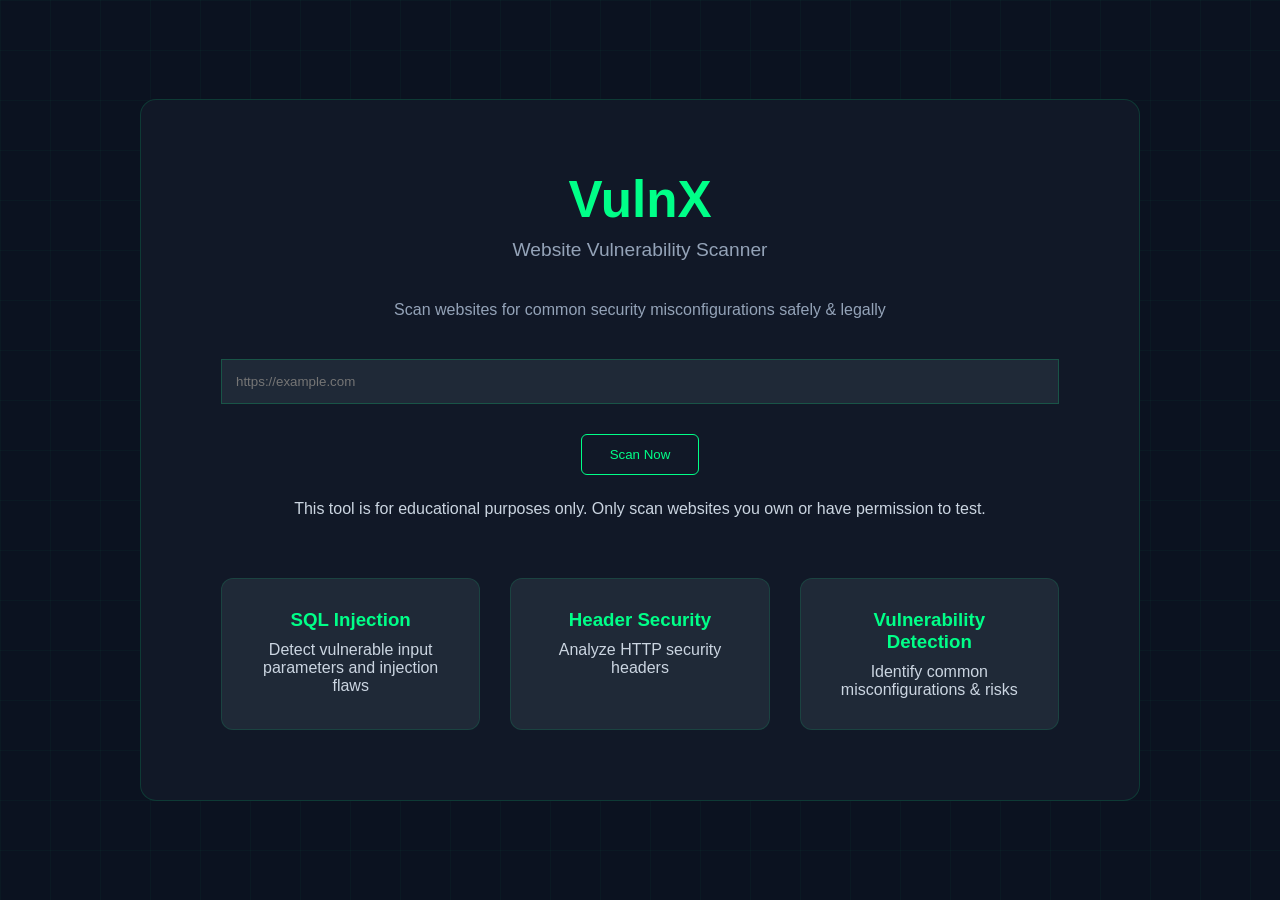
<file: index.html>
<!DOCTYPE html>
<html>
<head>
    <title>VulnX - Website Vulnerability Scanner</title>
    <link rel="stylesheet" href="style.css">
</head>
<body>

<div class="grid-bg"></div>

<section>
    <div class="panel">

        <h1 class="brand">VulnX</h1>
<p class="main-title">Website Vulnerability Scanner</p>
        <p class="subtitle">
            Scan websites for common security misconfigurations safely & legally
        </p>

        <input type="text" id="targetInput" placeholder="https://example.com">

        <button id="startScanBtn">Scan Now</button>

        <p class="disclaimer">
            This tool is for educational purposes only.
            Only scan websites you own or have permission to test.
        </p>

        <div class="features">
            <div class="feature-card">
    <h3>SQL Injection</h3>
    <p>Detect vulnerable input parameters and injection flaws</p>
</div>

            <div class="feature-card">
                <h3>Header Security</h3>
                <p>Analyze HTTP security headers</p>
            </div>

            <div class="feature-card">
                <h3>Vulnerability Detection</h3>
                <p>Identify common misconfigurations & risks</p>
            </div>
        </div>

    </div>
</section>

<script src="script.js"></script>
</body>
</html>
</file>
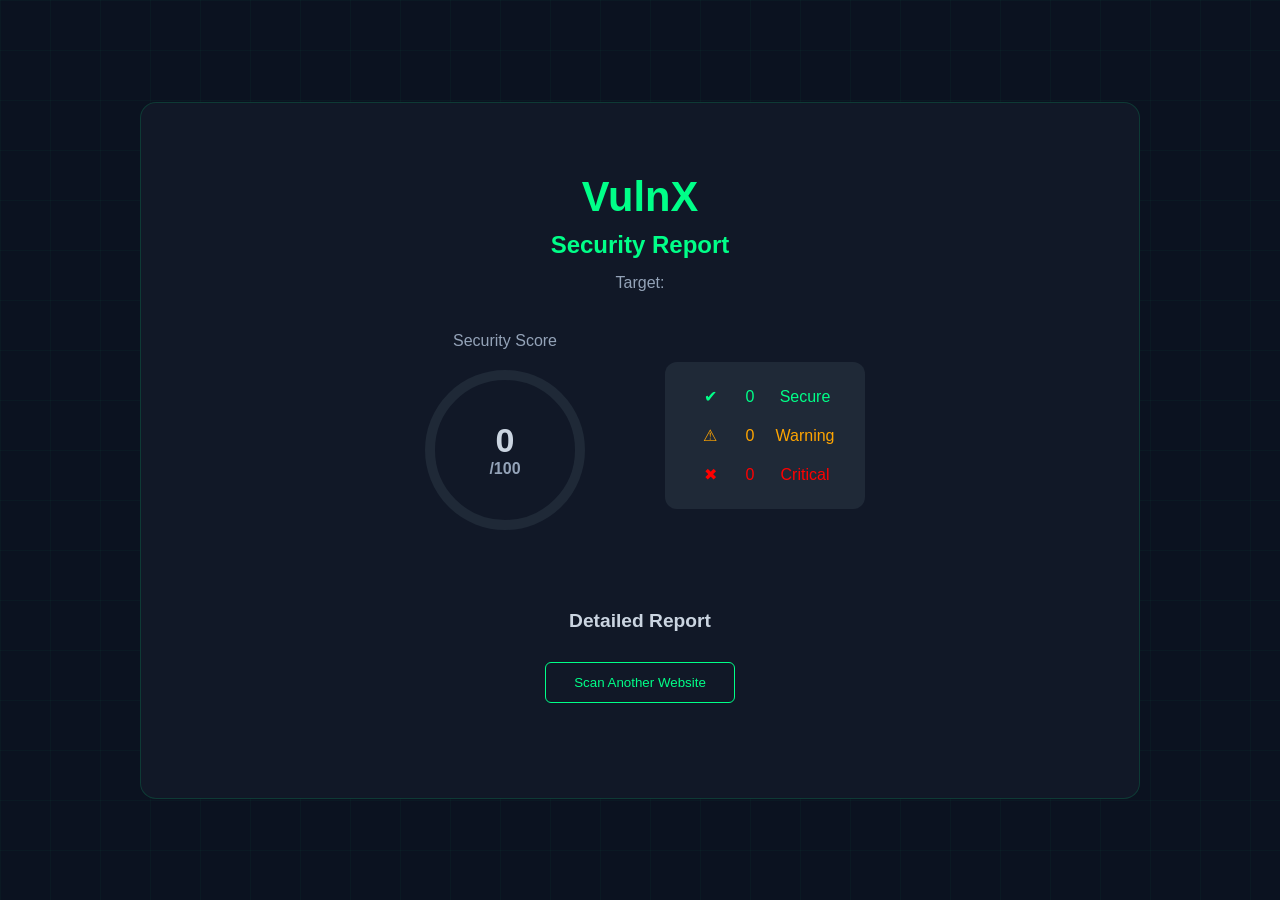
<file: report.html>
<!DOCTYPE html>
<html>
<head>
    <title>Security Report - VulnX</title>
    <link rel="stylesheet" href="style.css">
</head>
<body>

<div class="grid-bg"></div>

<section>
    <div class="panel report-panel">

        <h1 class="brand small-brand">VulnX</h1>
        <h2>Security Report</h2>
        <p class="target-line">Target: <strong id="reportUrl"></strong></p>

        <div class="score-section">

            <div>
                <div class="score-title">Security Score</div>
                <div class="score-circle">
    <svg width="180" height="180">
        <circle
            cx="90"
            cy="90"
            r="75"
            stroke="#1f2937"
            stroke-width="10"
            fill="none"
        />
        <circle
            id="progressRing"
            cx="90"
            cy="90"
            r="75"
            stroke="#00ff88"
            stroke-width="10"
            fill="none"
            stroke-linecap="round"
            stroke-dasharray="471"
            stroke-dashoffset="471"
            transform="rotate(-90 90 90)"
        />
    </svg>

    <div class="score-number">
        <span id="scoreValue">0</span>
        <small>/100</small>
    </div>
</div>
            </div>

            <div class="stats-box">
                <div class="stat secure">✔ <span id="secureCount">0</span> Secure</div>
                <div class="stat warning">⚠ <span id="warningCount">0</span> Warning</div>
                <div class="stat critical">✖ <span id="criticalCount">0</span> Critical</div>
            </div>

        </div>

        <h3 class="details-heading">Detailed Report</h3>
        <div id="detailedList" class="details-box"></div>

        <div class="btn-wrapper">
            <button id="scanAgainBtn">Scan Another Website</button>
        </div>

    </div>
</section>

<!-- Modal -->
<div id="modal" class="modal">
    <div class="modal-content">
        <span id="closeModal" class="close-btn">×</span>
        <h3 id="modalTitle"></h3>
        <div class="modal-section">
            <h4>Issue Checked</h4>
            <p id="modalIssue"></p>
        </div>
        <div class="modal-section">
            <h4>Why It Matters</h4>
            <p id="modalWhy"></p>
        </div>
        <div class="modal-section">
            <h4>How To Fix</h4>
            <p id="modalFix"></p>
        </div>
    </div>
</div>

<script src="script.js"></script>
</body>
</html>
</file>
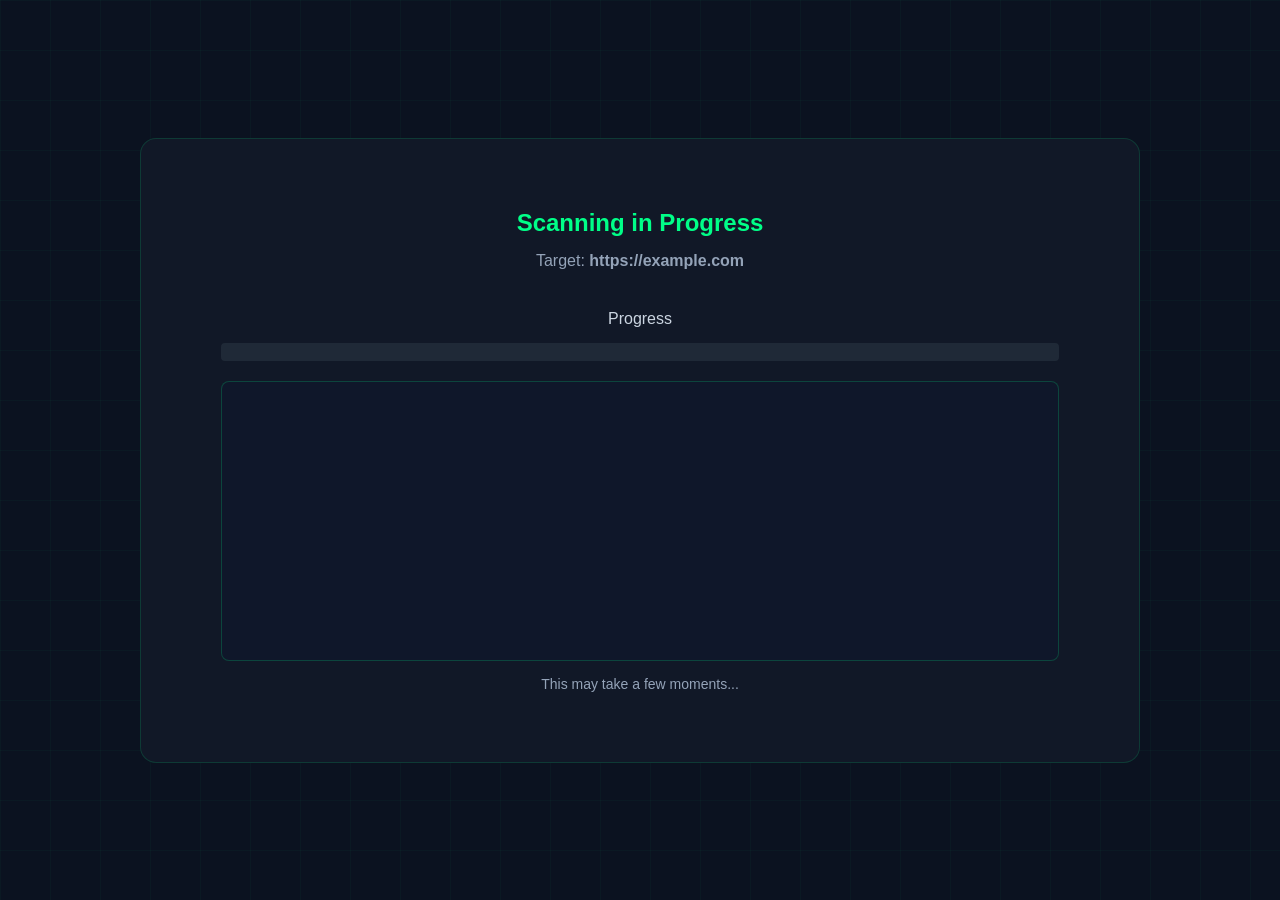
<file: scan.html>
<!DOCTYPE html>
<html>
<head>
    <title>Scanning - VulnX</title>
    <link rel="stylesheet" href="style.css">
</head>
<body>

<div class="grid-bg"></div>

<section>
    <div class="panel">

        <h2>Scanning in Progress</h2>
        <p class="target-line">Target: <strong id="scanningUrl"></strong></p>

        <div class="progress-label">Progress</div>

        <div class="progress-container">
            <div class="progress-bar" id="progressBar"></div>
        </div>

        <div class="terminal" id="terminalLogs"></div>

        <p class="scan-note">This may take a few moments...</p>

    </div>
</section>

<script src="script.js"></script>
</body>
</html>
</file>
<file: style.css>
* {
    margin: 0;
    padding: 0;
    box-sizing: border-box;
}

body {
    background: #0b1220;
    color: #cbd5e1;
    font-family: 'Segoe UI', sans-serif;
}


.grid-bg {
    position: fixed;
    inset: 0;
    z-index: -1;
    background-color: #0b1220;
    background-image:
        linear-gradient(rgba(0,255,136,0.03) 1px, transparent 1px),
        linear-gradient(90deg, rgba(0,255,136,0.03) 1px, transparent 1px);
    background-size: 50px 50px;
}

section {
    min-height: 100vh;
    padding: 60px 40px;
    display: flex;
    align-items: center;
    justify-content: center;
}

.panel {
    background: #111827;
    padding: 70px 80px;
    border-radius: 16px;
    border: 1px solid rgba(0,255,136,0.15);
    width: 100%;
    max-width: 1000px;
    text-align: center;
}

.panel h1 {
    margin-bottom: 10px;
}

.panel .subtitle {
    margin-bottom: 40px;
}

h1, h2 {
    color: #00ff88;
    margin-bottom: 15px;
}

.subtitle {
    margin-bottom: 30px;
    color: #94a3b8;
}

input {
    width: 100%;
    padding: 14px;
    background: #1f2937;
    border: 1px solid rgba(0,255,136,0.2);
    color: white;
    margin-bottom: 30px;
}

button {
    padding: 12px 28px;
    background: transparent;
    border: 1px solid #00ff88;
    color: #00ff88;
    cursor: pointer;
    border-radius: 6px;
    margin-bottom: 25px;
}

button:hover {
    background: #00ff88;
    color: black;
}

.features {
    margin-top: 60px;
    display: flex;
    gap: 30px;
}

.feature-card {
    flex: 1;
    background: #1f2937;
    padding: 30px;
    border-radius: 12px;
    border: 1px solid rgba(0,255,136,0.12);
    transition: 0.3s ease;
}

.feature-card:hover {
    transform: translateY(-5px);
    border-color: rgba(0,255,136,0.4);
}

.feature-card h3 {
    color: #00ff88;
    margin-bottom: 10px;
}

.progress-container {
    width: 100%;
    height: 18px;
    background: #1f2937;
    border-radius: 4px;
    overflow: hidden;
    margin: 15px 0 20px;
}

.progress-bar {
    height: 100%;
    background: #00ff88;
    width: 0%;
    transition: width 0.4s ease;
}

.terminal {
    background: #0f172a;
    border: 1px solid rgba(0,255,136,0.2);
    height: 280px;
    overflow-y: auto;
    padding: 20px;
    font-family: monospace;
    font-size: 15px;
    border-radius: 8px;
    text-align: left;
}

.scan-note {
    margin-top: 15px;
    font-size: 14px;
    color: #94a3b8;
}

.score-title {
    margin-bottom: 10px;
    color: #94a3b8;
}

.score-circle {
    position: relative;
    width: 180px;
    height: 180px;
}

.score-number {
    position: absolute;
    inset: 0;
    display: flex;
    flex-direction: column;
    align-items: center;
    justify-content: center;
    font-size: 34px;
    font-weight: bold;
}

.score-circle small {
    font-size: 16px;
    color: #94a3b8;
}

.score-section {
    display: flex;
    justify-content: center;
    align-items: center;
    gap: 70px;
    margin-top: 30px;
    margin-bottom: 70px;
}

.stats-box {
    display: flex;
    flex-direction: column;
    gap: 20px;
    background: #1f2937;
    padding: 25px 30px;
    border-radius: 12px;
    min-width: 200px;
}

.stat {
    display: grid;
    grid-template-columns: 30px 30px 1fr;
    align-items: center;
    gap: 10px;
    font-size: 16px;
}

.stat span {
    text-align: center;
}

.secure { color: #00ff88; }
.warning { color: orange; }
.critical { color: red; }

.details-row {
    display: flex;
    justify-content: space-between;
    align-items: center;
    padding: 18px 25px;
    margin-bottom: 12px;
    background: #1f2937;
    border-radius: 10px;
}

.details-left {
    text-align: left;
}

.details-right {
    cursor: pointer;
    font-size: 20px;
}

.details-box div:hover {
    transform: translateX(5px);
}

.details-heading {
    margin-top: 20px;
    margin-bottom: 30px;
    font-size: 1.2rem;
}

.details-box {
    margin-top: 10px;
}

.btn-wrapper {
    margin-top: 30px;
    text-align: center;
}

/* Modal */
.modal {
    display: none;
    position: fixed;
    inset: 0;
    background: rgba(0,0,0,0.7);
    justify-content: center;
    align-items: center;
}

.modal-content {
    background: #111827;
    padding: 40px;
    border-radius: 12px;
    width: 550px;
    position: relative;
    display: flex;
    flex-direction: column;
    gap: 20px;
}

.modal-section {
    background: #1f2937;
    padding: 15px;
    border-radius: 8px;
    text-align: left;
}

.close-btn {
    position: absolute;
    right: 20px;
    top: 15px;
    font-size: 22px;
    cursor: pointer;
    color: #00ff88;
}

.brand {
    font-size: 3.2rem;
    color: #00ff88;
    margin-bottom: 10px;
}

.main-title {
    font-size: 1.2rem;
    color: #94a3b8;
    margin-bottom: 40px;
}

.small-brand {
    font-size: 2.6rem;
    margin-bottom: 15px;
}

.target-line {
    margin-top: 10px;
    margin-bottom: 40px;
    color: #94a3b8;
}
</file>
